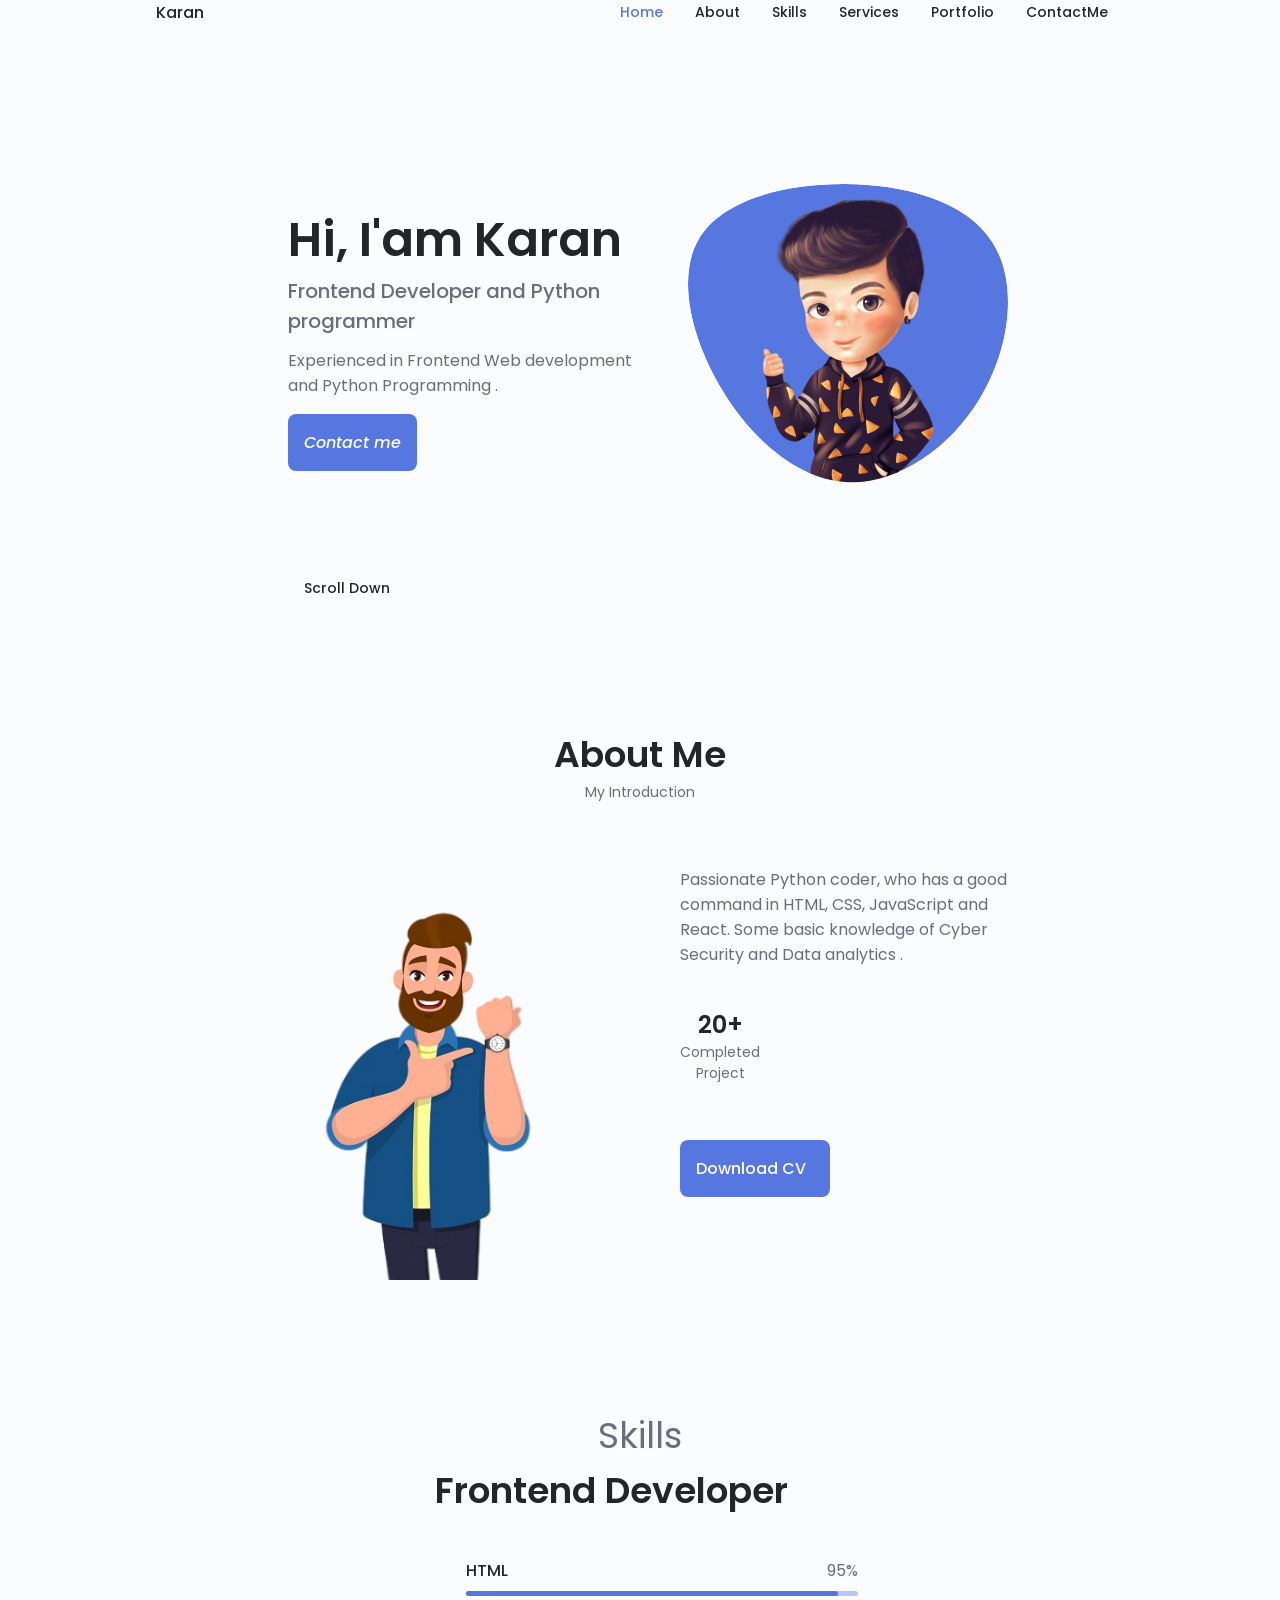
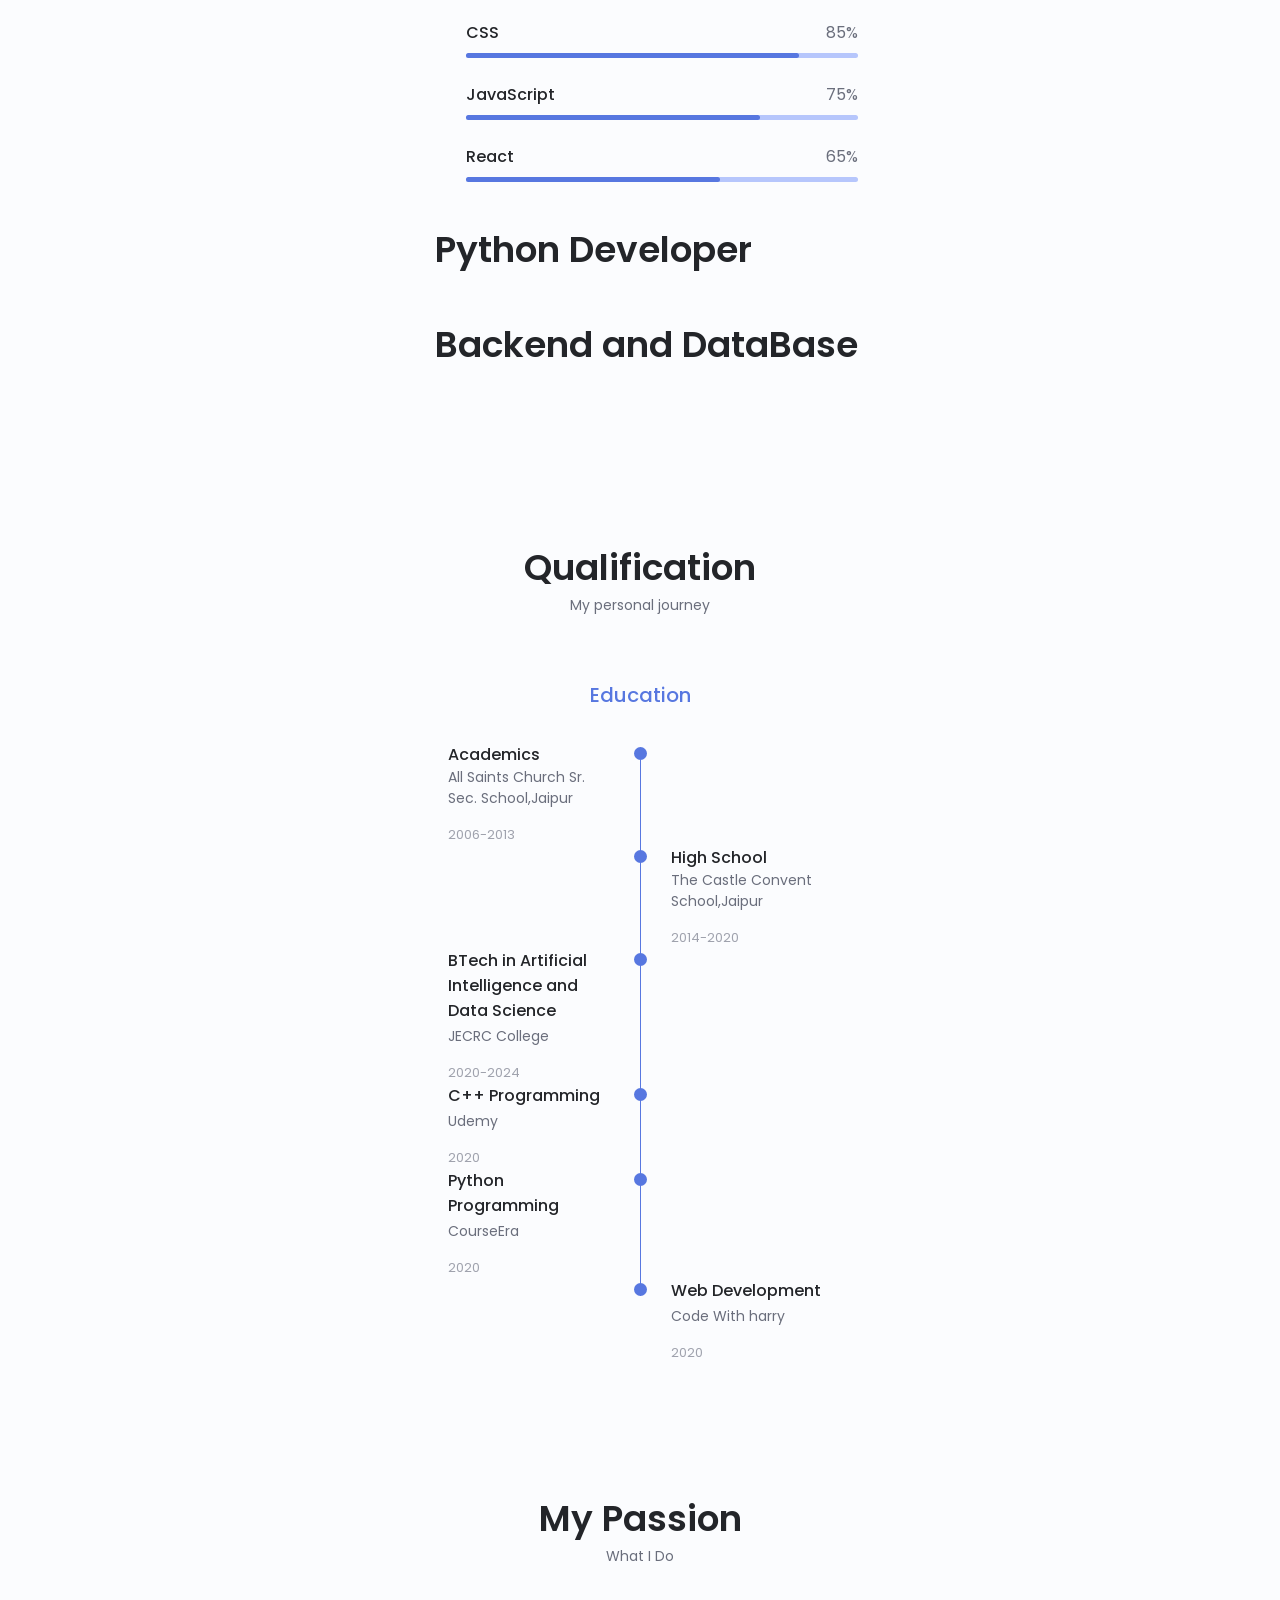
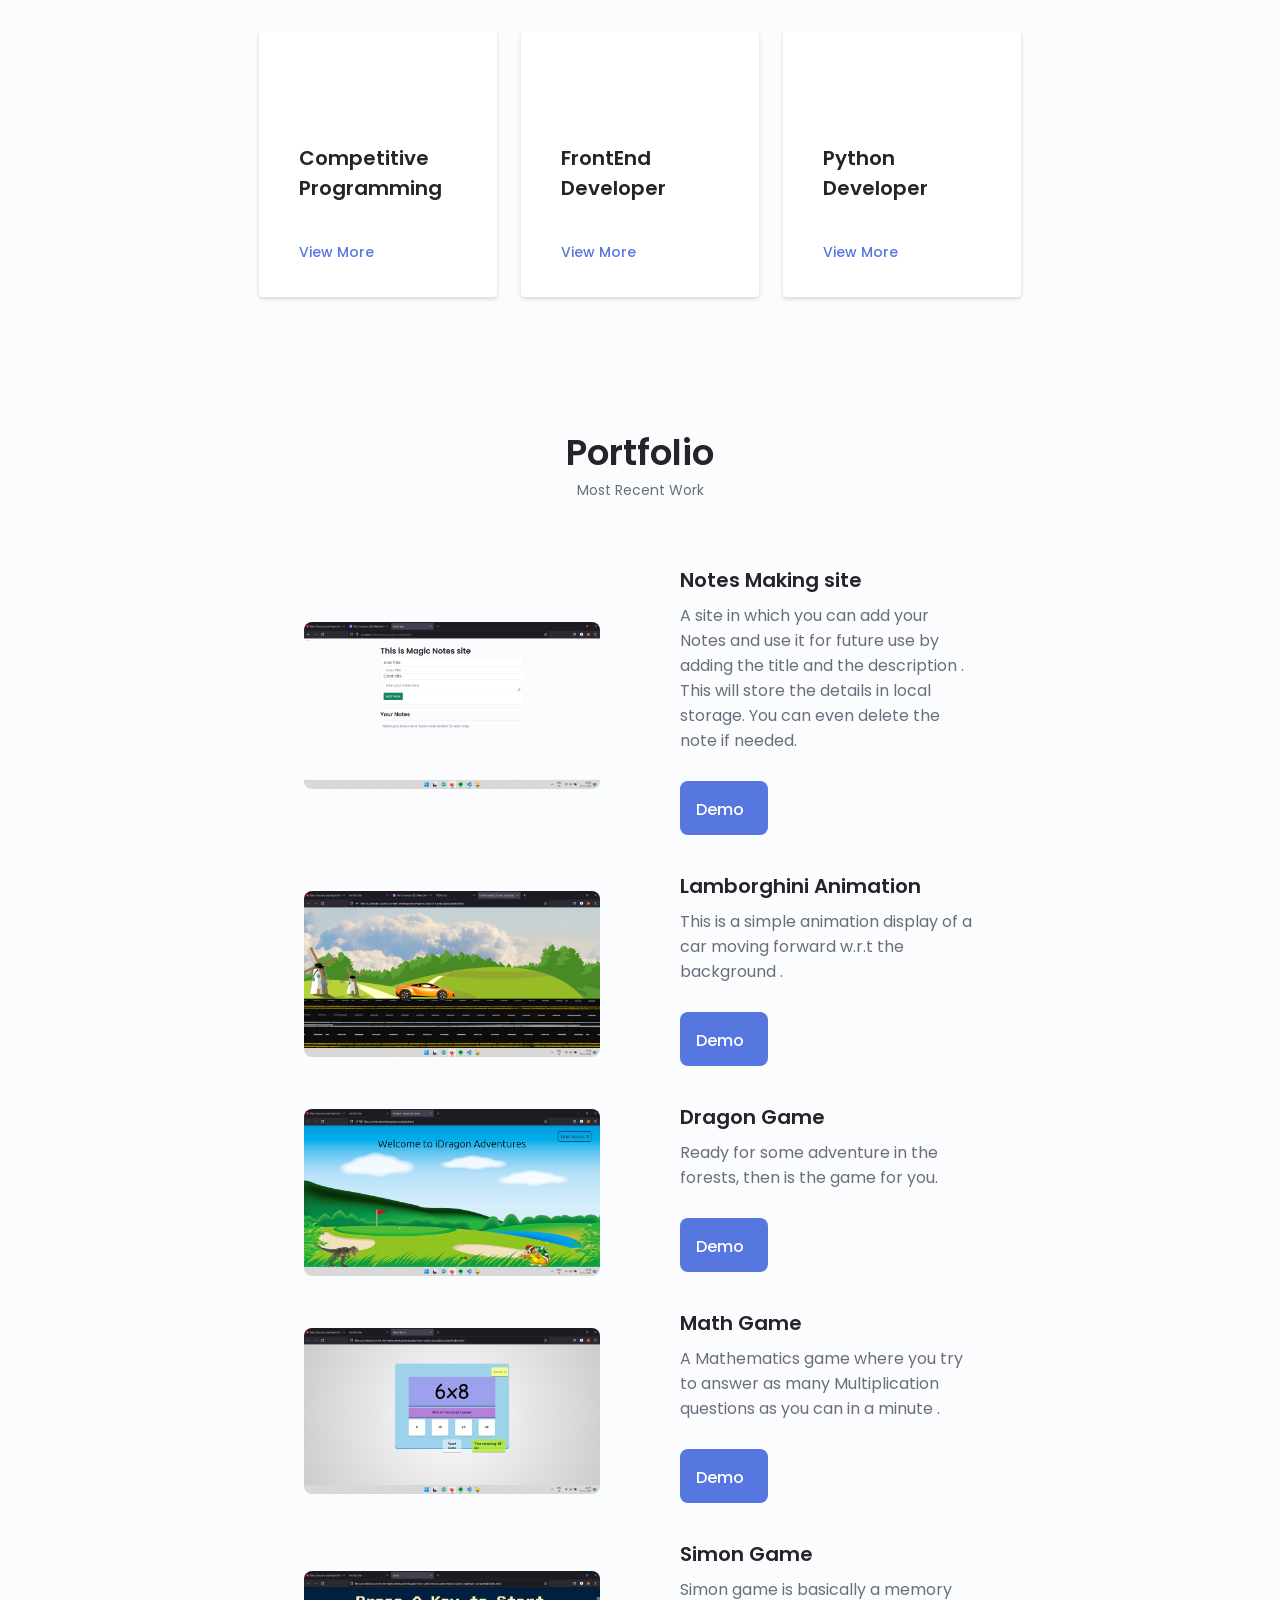
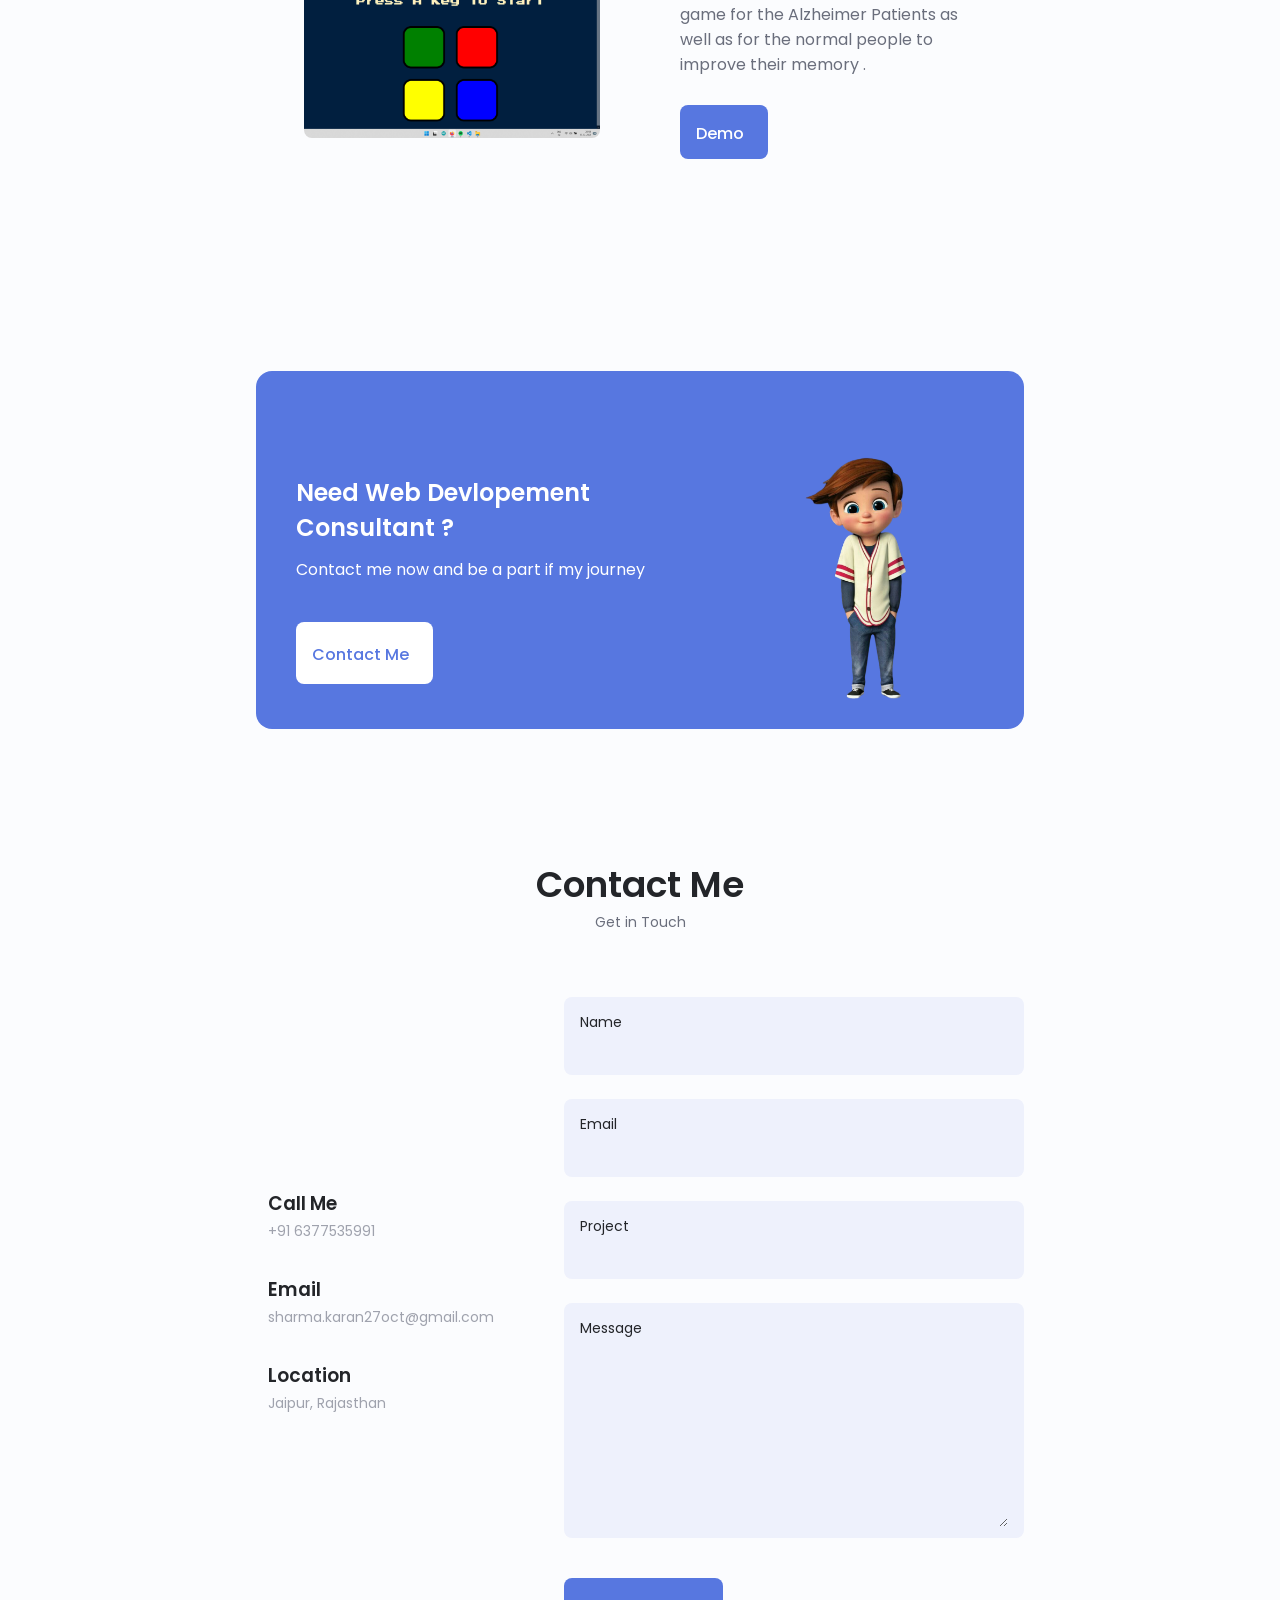
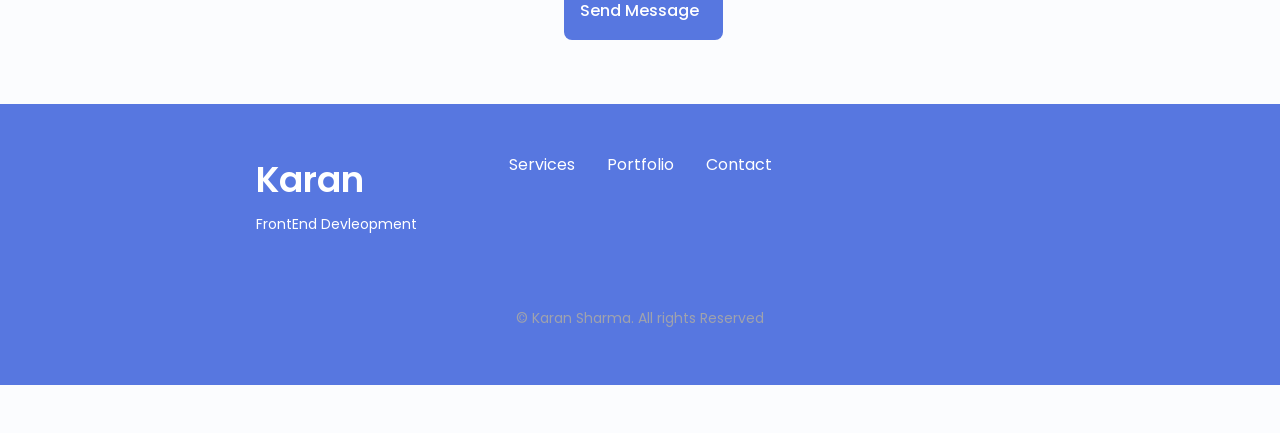
<file: index.html>
<!DOCTYPE html>
<html lang="en">

<head>
    <meta charset="UTF-8" />
    <meta http-equiv="X-UA-Compatible" content="IE=edge" />
    <meta name="viewport" content="width=device-width, initial-scale=1.0" />
    <title>Porfolio Site</title>
    <link rel="stylesheet" href="./css/style.css" />
    <link rel="stylesheet" href="https://unicons.iconscout.com/release/v4.0.0/css/line.css" />
</head>

<body>

    <!-- NAVBAR SECTION  -->
    <header id="header" class="header">
        <nav class="nav container">
            <a href="#" class="nav_logo">Karan</a>
            <div class="nav_menu" id="nav-menu">
                <ul class="nav_list grid">
                    <li class="nav_item">
                        <a href="#home" class="nav_link active-link">
                            <i class="uil uil-estate nav_icon"></i>Home
                        </a>
                    </li>
                    <li class="nav_item">
                        <a href="#about" class="nav_link">
                            <i class="uil uil-users-alt nav_icon"></i>About
                        </a>
                    </li>
                    <li class="nav_item">
                        <a href="#skills" class="nav_link">
                            <i class="uil uil-file nav_icon"></i>Skills
                        </a>
                    </li>
                    <li class="nav_item">
                        <a href="#services" class="nav_link">
                            <i class="uil uil-briefcase-alt nav_icon"></i>Services
                        </a>
                    </li>
                    <li class="nav_item">
                        <a href="#portfolio" class="nav_link">
                            <i class="uil uil-scenery nav_icon"></i>Portfolio
                        </a>
                    </li>
                    <li class="nav_item">
                        <a href="#contact" class="nav_link">
                            <i class="uil uil-message nav_icon"></i>ContactMe
                        </a>
                    </li>
                </ul>
                <i class="uil uil-times nav_close" id="nav-close"></i>
            </div>
            <div class="nav_btns">
                <!-- THEME CHANGING BUTTONS  -->
                <i class="uil uil-moon change-theme" id="theme-button"></i>
                <div class="nav_toggle" id="nav-toggle">
                    <i class="uil uil-apps nav_icon"></i>
                </div>
            </div>
        </nav>
    </header>

    <main class="main">
        <!-- HOME SECTION  -->

        <section class="home section" id="home">
            <div class="home_container container grid">
                <div class="home_content grid">
                    <div class="home_social">
                        <a href="https://www.facebook.com/Karansh99/" target='_blank' class="home_social_icon"><i class="uil uil-facebook-f"></i></a>

                        <a href="https://github.com/Coder-X27/" target='_blank' class="home_social_icon"><i class="uil uil-github-alt"></i></a>

                        <a href="https://www.linkedin.com/in/karan-sharma-23574a1b9/" target='_blank' class="home_social_icon"><i class="uil uil-linkedin-alt"></i></a>
                    </div>
                    <div class="home_img">
                        <svg viewBox="0 0 200 187" class='home_blob' xmlns="http://www.w3.org/2000/svg" xmlns:xlink="http://www.w3.org/1999/xlink">
              <mask id="mask0" mask-type="alpha">
                <path d="M190.312 36.4879C206.582 62.1187 201.309 102.826 182.328 134.186C163.346 165.547 
                            130.807 187.559 100.226 186.353C69.6454 185.297 41.0228 161.023 21.7403 129.362C2.45775 
                            97.8511 -7.48481 59.1033 6.67581 34.5279C20.9871 10.1032 59.7028 -0.149132 97.9666 
                            0.00163737C136.23 0.303176 174.193 10.857 190.312 36.4879Z" />
              </mask>
              <g mask="url(#mask0)">
                <path d="M190.312 36.4879C206.582 62.1187 201.309 102.826 182.328 134.186C163.346 
                            165.547 130.807 187.559 100.226 186.353C69.6454 185.297 41.0228 161.023 21.7403 
                            129.362C2.45775 97.8511 -7.48481 59.1033 6.67581 34.5279C20.9871 10.1032 59.7028 
                            -0.149132 97.9666 0.00163737C136.23 0.303176 174.193 10.857 190.312 36.4879Z" />
                <image class="home_blob-img" x='15' y='2' xlink:href="img/perfil.png" />
              </g>
            </svg>
                    </div>
                    <div class="home_data">
                        <h1 class="home_title">Hi, I'am Karan</h1>
                        <h3 class="home_subtitle">Frontend Developer and Python programmer</h3>
                        <p class="home_description">Experienced in Frontend Web development and Python Programming .</p>
                        <a href="#contact" class="button button--flex">
                            <i class='uil uil-message'>Contact me</i>
                        </a>
                    </div>
                </div>
                <div class="home_scroll">
                    <a href="#about" class="home_scroll-button button--flex">
                        <i class="uil uil-mouse-alt home_scroll-mouse"></i>
                        <span class="home_scroll-name">Scroll Down</span>
                        <i class="uil uil-arrow-down home_scroll-arrow"></i>
                    </a>
                </div>
        </section>

        <!-- ABOUT SECTION  -->

        <section class="about section" id="about">
            <h2 class="section_title">About Me</h2>
            <span class="section_subtitle">My Introduction</span>
            <div class="about_container container grid">
                <img src="./img/aboutt.png" alt="">
                <div class="about_data">
                    <p class="about_description">Passionate Python coder, who has a good command in HTML, CSS, JavaScript and React. Some basic knowledge of Cyber Security and Data analytics . </p>
                    <div class="about_info">
                        <!-- <div class="">
                            <span class="about_info-title">08+</span>
                            <span class="about_info-name">Years <br> Experience</span>
                        </div> -->

                        <div class="">
                            <span class="about_info-title">20+</span>
                            <span class="about_info-name">Completed <br> Project</span>
                        </div>

                        <!-- <div class="">
                            <span class="about_info-title">05+</span>
                            <span class="about_info-name">Companies <br> Worked</span>
                        </div> -->
                    </div>
                    <div class="about_buttons">
                        <a download="" href="./Resume/Karan-resume.pdf" class="button button--flex">
              Download CV<i class="uil uil-download-alt button_icon"></i>
            </a>
                    </div>
                </div>
            </div>
        </section>

        <!-- SKILLS SECTION  -->

        <section class="skills section" id="skills">
            <div class="section_title">Skills</div>
            <!-- <span class="section_subtitle">My Technical Level</span> -->
            <div class="skills_container container grid">
                <div>
                    <!--======== Skill1 ======-->
                    <div class="skills_content skills_open ">
                        <div class="skills_header">
                            <i class="uil uil-brackets-curly skills_icon"></i>
                            <div>
                                <h1 class="skills_title">
                                    Frontend Developer
                                </h1>
                            </div>
                            <i class="uil uil-angle-down skills_arrow"></i>
                        </div>
                        <div class="skills_list grid">
                            <!-- 1ST LIST -->

                            <div class="skills_data">
                                <div class="skills_titles">
                                    <h3 class="skills_name">HTML</h3>
                                    <span class="skills_number">95%</span>
                                </div>
                                <div class="skills_bar">
                                    <span class="skills_percentage skills_html"></span>
                                </div>
                            </div>
                            <!-- 2ND LIST -->

                            <div class="skills_data">
                                <div class="skills_titles">
                                    <h3 class="skills_name">CSS</h3>
                                    <span class="skills_number">85%</span>
                                </div>
                                <div class="skills_bar">
                                    <span class="skills_percentage skills_css"></span>
                                </div>
                            </div>
                            <!-- 3RD LIST -->

                            <div class="skills_data">
                                <div class="skills_titles">
                                    <h3 class="skills_name">JavaScript</h3>
                                    <span class="skills_number">75%</span>
                                </div>
                                <div class="skills_bar">
                                    <span class="skills_percentage skills_javascript"></span>
                                </div>
                            </div>
                            <!-- 4th LIST -->

                            <div class="skills_data">
                                <div class="skills_titles">
                                    <h3 class="skills_name">React</h3>
                                    <span class="skills_number">65%</span>
                                </div>
                                <div class="skills_bar">
                                    <span class="skills_percentage skills_react"></span>
                                </div>
                            </div>


                        </div>
                    </div>
                    <!--======== Skill2 ======-->
                    <div class="skills_content skills_close ">
                        <div class="skills_header">
                            <i class="uil uil-server-network skills_icon"></i>
                            <div>
                                <h1 class="skills_title">
                                    Python Developer
                                </h1>
                            </div>
                            <i class="uil uil-angle-down skills_arrow"></i>
                        </div>
                        <div class="skills_list grid">
                            <!-- 1ST LIST -->

                            <div class="skills_data">
                                <div class="skills_titles">
                                    <h3 class="skills_name">Pygame</h3>
                                    <span class="skills_number">80%</span>
                                </div>
                                <div class="skills_bar">
                                    <span class="skills_percentage skills_pygame"></span>
                                </div>
                            </div>
                            <!-- 2ND LIST -->

                            <div class="skills_data">
                                <div class="skills_titles">
                                    <h3 class="skills_name">Tkinter</h3>
                                    <span class="skills_number">70%</span>
                                </div>
                                <div class="skills_bar">
                                    <span class="skills_percentage skills_tkinter"></span>
                                </div>
                            </div>
                            <!-- 3RD LIST -->

                            <div class="skills_data">
                                <div class="skills_titles">
                                    <h3 class="skills_name">Seaborn</h3>
                                    <span class="skills_number">65%</span>
                                </div>
                                <div class="skills_bar">
                                    <span class="skills_percentage skills_seaborn"></span>
                                </div>
                            </div>



                        </div>
                    </div>
                    <!--======== Skill3 ======-->
                    <div class="skills_content skills_close ">
                        <div class="skills_header">
                            <i class="uil uil-swatchbook skills_icon"></i>
                            <div>
                                <h1 class="skills_title">
                                    Backend and DataBase
                                </h1>
                            </div>
                            <i class="uil uil-angle-down skills_arrow"></i>
                        </div>
                        <div class="skills_list grid">
                            <!-- 1ST LIST -->

                            <div class="skills_data">
                                <div class="skills_titles">
                                    <h3 class="skills_name">NodeJS</h3>
                                    <span class="skills_number">90%</span>
                                </div>
                                <div class="skills_bar">
                                    <span class="skills_percentage skills_nodejs"></span>
                                </div>
                            </div>
                            <!-- 2ND LIST -->

                            <div class="skills_data">
                                <div class="skills_titles">
                                    <h3 class="skills_name">Mongo DB</h3>
                                    <span class="skills_number">85%</span>
                                </div>

                                <div class="skills_bar">
                                    <span class="skills_percentage skills_mongodb"></span>
                                </div>
                            </div>
                            <!-- 3RD LIST -->

                            <div class="skills_data">
                                <div class="skills_titles">
                                    <h3 class="skills_name">JQuery</h3>
                                    <span class="skills_number">75%</span>
                                </div>
                                <div class="skills_bar">
                                    <span class="skills_percentage skills_jquery"></span>
                                </div>
                            </div>

                        </div>
                    </div>
                </div>
            </div>
        </section>

        <!-- QUALIFICATION SECTION  -->

        <section class="q section">
            <h2 class="section_title">Qualification</h2>
            <span class="section_subtitle">My personal journey</span>
            <div class="q_container container">
                <div class="q_tabs">
                    <div class="q_button button-flex q_active" data-target='#education'>
                        <i class="uil uil-graduation-cap q-icon"></i> Education
                    </div>

                </div>
                <div class="q_sections">
                    <!--=================Qualification content 1=============-->
                    <div class="q_content q_active" data-content id="education">
                        <!--=================Qualification  1=============-->
                        <div class="q_data">
                            <div>
                                <h3 class="q_title">Academics</h3>
                                <span class="q_subtitle">All Saints Church Sr. Sec. School,Jaipur</span>
                                <div class="q_calendar">
                                    <i class="uil uil-calendar-alt"></i> 2006-2013
                                </div>
                            </div>
                            <div>
                                <span class="q_rounder"></span>
                                <span class="q_line"></span>
                            </div>
                        </div>

                        <!--=================Qualification  2=============-->
                        <div class="q_data">
                            <div></div>
                            <div>
                                <span class="q_rounder"></span>
                                <span class="q_line"></span>
                            </div>
                            <div>
                                <h3 class="q_title">High School</h3>
                                <span class="q_subtitle">The Castle Convent School,Jaipur</span>
                                <div class="q_calendar">
                                    <i class="uil uil-calendar-alt"></i> 2014-2020
                                </div>
                            </div>
                        </div>

                        <!--=================Qualification  3=============-->
                        <div class="q_data">
                            <div>
                                <h3 class="q_title">BTech in Artificial Intelligence and Data Science</h3>
                                <span class="q_subtitle">JECRC College</span>
                                <div class="q_calendar">
                                    <i class="uil uil-calendar-alt"></i> 2020-2024
                                </div>
                            </div>
                            <div>
                                <span class="q_rounder"></span>
                                <span class="q_line"></span>
                            </div>
                        </div>
                        <!--=================Qualification  4=============-->
                        <div class="q_data">
                            <div>
                                <h3 class="q_title">C++ Programming</h3>
                                <span class="q_subtitle">Udemy</span>
                                <div class="q_calendar">
                                    <i class="uil uil-calendar-alt"></i> 2020
                                </div>
                            </div>
                            <div>
                                <span class="q_rounder"></span>
                                <span class="q_line"></span>
                            </div>
                        </div>
                        <!--=================Qualification  5=============-->
                        <div class="q_data">
                            <div>
                                <h3 class="q_title">Python Programming</h3>
                                <span class="q_subtitle">CourseEra</span>
                                <div class="q_calendar">
                                    <i class="uil uil-calendar-alt"></i> 2020
                                </div>
                            </div>
                            <div>
                                <span class="q_rounder"></span>
                                <span class="q_line"></span>
                            </div>
                        </div>
                        <!--=================Qualification  6=============-->
                        <div class="q_data">
                            <div></div>
                            <div>
                                <span class="q_rounder"></span>
                                <!-- <span class="q_line"></span> -->
                            </div>
                            <div>
                                <h3 class="q_title">Web Development</h3>
                                <span class="q_subtitle">Code With harry</span>
                                <div class="q_calendar">
                                    <i class="uil uil-calendar-alt"></i> 2020
                                </div>
                            </div>
                        </div>
                    </div>

                </div>
            </div>
        </section>

        <!-- SERVICES SECTION/  -->

        <section class="services section" id="services">
            <h2 class="section_title">My Passion</h2>
            <span class="section_subtitle">What I Do</span>
            <div class="services_container container grid">
                <!-- SERVICES 1 -->
                <div class="services_content">
                    <div>
                        <i class="uil uil-desktop services_icon"></i>
                        <h3 class="services_title">Competitive <br> Programming</h3>
                    </div>
                    <span class="button button-flex button-small button-link services_button">
                        View More
                        <i class="uil uil-arrow-right button_icon"></i>
                    </span>
                    <div class="services_modal">
                        <div class="services_modal-content">
                            <h4 class="services_modal-title">Competitive <br> Programming</h4>
                            <i class="uil uil-times services_modal-close"></i>
                            <ul class="services_modal-services grid">
                                <li class="services-modal-service">
                                    <i class="uil uil-check-circle services_modal-icon"></i>
                                    <p>I am in favour of being a Competitive programmer </p>
                                </li>
                                <li class="services-modal-service">
                                    <i class="uil uil-check-circle services_modal-icon"></i>
                                    <p>I like to solve Hacker Rank Problems</p>
                                </li>
                                <li class="services-modal-service">
                                    <i class="uil uil-check-circle services_modal-icon"></i>
                                    <p>I Enjoy solving problems on Codechef</p>
                                </li>

                            </ul>
                        </div>
                    </div>
                </div>
                <!-- SERVICES 2 -->
                <div class="services_content">
                    <div>
                        <i class="uil uil-arrow services_icon"></i>
                        <h3 class="services_title">FrontEnd <br> Developer</h3>
                    </div>
                    <span class="button button-flex button-small button-link services_button">
                        View More
                        <i class="uil uil-arrow-right button_icon"></i>
                    </span>
                    <div class="services_modal">
                        <div class="services_modal-content">
                            <h4 class="services_modal-title">FrontEnd <br> Developer</h4>
                            <i class="uil uil-times services_modal-close"></i>
                            <ul class="services_modal-services grid">
                                <li class="services-modal-service">
                                    <i class="uil uil-check-circle services_modal-icon"></i>
                                    <p>I Design Web pages.</p>
                                </li>
                                <li class="services-modal-service">
                                    <i class="uil uil-check-circle services_modal-icon"></i>
                                    <p>I prioritize user interface while working on a website.</p>
                                </li>
                                <li class="services-modal-service">
                                    <i class="uil uil-check-circle services_modal-icon"></i>
                                    <p>I Majorly Focuses on the Styling and Functionalty of the Site .</p>
                                </li>
                            </ul>
                        </div>
                    </div>
                </div>
                <!-- SERVICES 3 -->
                <div class="services_content">
                    <div>
                        <i class="uil uil-game-structure services_icon"></i>
                        <h3 class="services_title">Python <br> Developer</h3>
                    </div>
                    <span class="button button-flex button-small button-link services_button">
                        View More
                        <i class="uil uil-arrow-right button_icon"></i>
                    </span>
                    <div class="services_modal">
                        <div class="services_modal-content">
                            <h4 class="services_modal-title">Python <br> Developer</h4>
                            <i class="uil uil-times services_modal-close"></i>
                            <ul class="services_modal-services grid">
                                <li class="services-modal-service">
                                    <i class="uil uil-check-circle services_modal-icon"></i>
                                    <p>Python is my second love next to web development .</p>
                                </li>
                                <li class="services-modal-service">
                                    <i class="uil uil-check-circle services_modal-icon"></i>
                                    <p>I created 2-3 games using Pygame module .</p>
                                </li>
                                <li class="services-modal-service">
                                    <i class="uil uil-check-circle services_modal-icon"></i>
                                    <p>Python provides many other interesting modules which furthermore widens the spectrum of it's use</p>
                                </li>
                            </ul>
                        </div>
                    </div>
                </div>
            </div>
        </section>

        <!-- PORTFOLIO SECTION  -->

        <section class="posrtfolio section" id="portfolio">
            <h2 class="section_title">Portfolio</h2>
            <span class="section_subtitle">Most Recent Work</span>
            <div class="portfolio_container container ">
                <div>
                    <!-- PORTFOLIO 1 -->
                    <div class="portfolio_content grid ">
                        <img src="./img/portfolio1.png" alt="" class="portfolio_img">
                        <div class="portfolio_data">
                            <h3 class="portfolio_title">Notes Making site</h3>
                            <p class="portfolio_description">
                                A site in which you can add your Notes and use it for future use by adding the title and the description . This will store the details in local storage. You can even delete the note if needed.
                            </p>
                            <a href="./Projects/Project1/project1.html" class="button button-flex button-small portfolio_button">
                                Demo
                                <i class="uil uil-arrow-right button_icon"></i>
                            </a>
                        </div>
                    </div>
                    <!-- PORTFOLIO 2 -->
                    <div class="portfolio_content grid ">
                        <img src="./img/portfolio2.png" alt="" class="portfolio_img">
                        <div class="portfolio_data">
                            <h3 class="portfolio_title">Lamborghini Animation</h3>
                            <p class="portfolio_description">
                                This is a simple animation display of a car moving forward w.r.t the background .
                            </p>
                            <a href="./Projects/project2/project2.html" class="button button-flex button-small portfolio_button">
                                Demo
                                <i class="uil uil-arrow-right button_icon"></i>
                            </a>
                        </div>
                    </div>
                    <!-- PORTFOLIO 3 -->
                    <div class="portfolio_content grid">
                        <img src="./img/portfolio3.png" alt="" class="portfolio_img">
                        <div class="portfolio_data">
                            <h3 class="portfolio_title">Dragon Game</h3>
                            <p class="portfolio_description">
                                Ready for some adventure in the forests, then is the game for you.
                            </p>
                            <a href="./Projects/project3/index.html" class="button button-flex button-small portfolio_button">
                                Demo
                                <i class="uil uil-arrow-right button_icon"></i>
                            </a>
                        </div>
                    </div>
                    <!-- PORTFOLIO 4 -->
                    <div class="portfolio_content grid">
                        <img src="./img/portfolio4.png" alt="" class="portfolio_img">
                        <div class="portfolio_data">
                            <h3 class="portfolio_title">Math Game</h3>
                            <p class="portfolio_description">
                                A Mathematics game where you try to answer as many Multiplication questions as you can in a minute .
                            </p>
                            <a href="./Projects/project4/index.html" class="button button-flex button-small portfolio_button">
                                Demo
                                <i class="uil uil-arrow-right button_icon"></i>
                            </a>
                        </div>
                    </div>
                    <!-- PORTFOLIO 5 -->
                    <div class="portfolio_content grid">
                        <img src="./img/portfolio5.png" alt="" class="portfolio_img">
                        <div class="portfolio_data">
                            <h3 class="portfolio_title">Simon Game</h3>
                            <p class="portfolio_description">
                                Simon game is basically a memory game for the Alzheimer Patients as well as for the normal people to improve their memory .
                            </p>
                            <a href="./Projects/project5/index.html" class="button button-flex button-small portfolio_button">
                                Demo
                                <i class="uil uil-arrow-right button_icon"></i>
                            </a>
                        </div>
                    </div>
                </div>
            </div>
        </section>

        <!-- PROJECT IN MIND  -->
        <section class="project section">
            <div class="project_bg">
                <div class="project_container container grid">
                    <div class="project_data">
                        <h2 class="project_title">Need Web Devlopement Consultant ?</h2>
                        <p class="project_description">Contact me now and be a part if my journey</p>
                        <a href="#contact" class="button button-flex button-white">
                            Contact Me
                            <i class="uil uil-message project_icon button_icon"></i>
                        </a>
                    </div>
                    <img src="./img/project.png" alt="" class="project_img">
                </div>
            </div>
        </section>

        <!-- CONTACT ME  -->
        <section class="contact section" id="contact">
            <h2 class="section_title">Contact Me</h2>
            <span class="section_subtitle">Get in Touch</span>
            <div class="contact_container container grid">
                <div class="contact_details">
                    <div class="contact_information">
                        <i class="uil uil-phone contact_icon"></i>
                        <div>
                            <h3 class="contact_title">Call Me</h3>
                            <span class="contact_subtitle">+91 6377535991</span>
                        </div>
                    </div>

                    <div class="contact_information">
                        <i class="uil uil-envelope contact_icon"></i>
                        <div>
                            <h3 class="contact_title">Email</h3>
                            <span class="contact_subtitle">sharma.karan27oct@gmail.com</span>
                        </div>
                    </div>

                    <div class="contact_information">
                        <i class="uil uil-map-marker contact_icon"></i>
                        <div>
                            <h3 class="contact_title">Location</h3>
                            <span class="contact_subtitle">Jaipur, Rajasthan</span>
                        </div>
                    </div>
                </div>
                <form action="" class="contact_form grid">
                    <div class="contact_inputs grid">
                        <div class="contact_content">
                            <label for="" class="contact_label">Name</label>
                            <input type="text" class="contact_input">
                        </div>
                        <div class="contact_content">
                            <label for="" class="contact_label">Email</label>
                            <input type="email" class="contact_input">
                        </div>
                    </div>
                    <div class="contact_content">
                        <label for="" class="contact_label">Project</label>
                        <input type="email" class="contact_input">
                    </div>
                    <div class="contact_content">
                        <label for="" class="contact_label">Message</label>
                        <textarea name="" id="" cols="0" rows="7" class="contact_input"></textarea>
                    </div>
                    <div>
                        <a href="#" class="button button-flex">
                            Send Message
                            <i class="uil uil-message button_icon"></i>
                        </a>
                    </div>
                </form>
            </div>
        </section>
    </main>

    <!-- FOOTER  -->
    <footer class="footer">
        <div class="footer_bg">
            <div class="footer_container container grid">
                <div>
                    <h1 class="footer_title">Karan</h1>
                    <span class="footer_subtitle">FrontEnd Devleopment</span>
                </div>
                <ul class="footer_link">
                    <li>
                        <a href="#services" class="footer_link">Services</a>
                    </li>
                    <li>
                        <a href="#portfolio" class="footer_link">Portfolio</a>
                    </li>
                    <li>
                        <a href="#contact" class="footer_link">Contact</a>
                    </li>
                </ul>
                <div class="footer_socials">
                    <a href="https://www.facebook.com/Karansh99/" class="footer_social" target="_blank">
                        <i class="uil uil-facebook-f"></i>
                    </a>
                    <a href="https://www.instagram.com/its_karanshx/" class="footer_social" target="_blank">
                        <i class="uil uil-instagram"></i>
                    </a>
                    <a href="https://github.com/Coder-X27" class="footer_social" target="_blank">
                        <i class="uil uil-github-alt"></i>
                    </a>
                </div>
            </div>
            <p class="footer_copy">&copy; Karan Sharma. All rights Reserved</p>
        </div>
    </footer>

    <!-- SCROLL UP SECTION  -->
    <a href="#" class="scrollup" id="scroll-up">
        <i class="uil uil-arrow-up scrollup_icon"></i>
    </a>

    <script src="./js/script.js"></script>
</body>

</html>
</file>
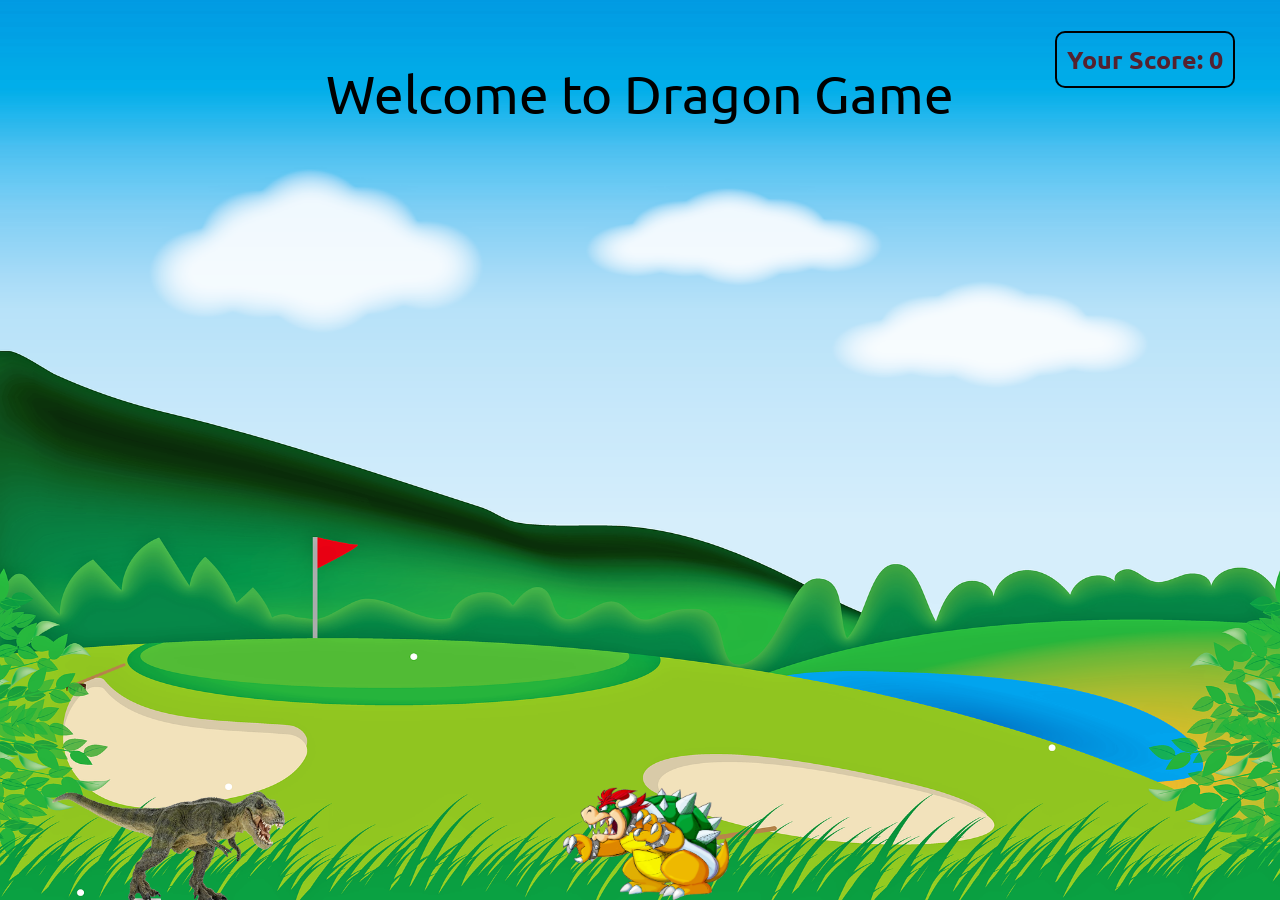
<file: Projects/project3/index.html>
<!DOCTYPE html>
<html lang="en">

<head>
    <meta charset="UTF-8">
    <meta name="viewport" content="width=device-width, initial-scale=1.0">
    <title>iDragon - JavaScript Game</title>
    <link href="https://fonts.googleapis.com/css2?family=Ubuntu:wght@300&display=swap" rel="stylesheet">
    <link rel="stylesheet" href="style.css">
    <script src="script.js"></script>
</head>

<body>
    <div class="gameContainer">
        <div class="gameOver">Welcome to Dragon Game</div>
        <div class="dino"></div>
        <div id="scoreCont">Your Score: 0</div>
        <div class="obstacle obstacleAni"></div>
    </div>
</body>

</html>
</file>
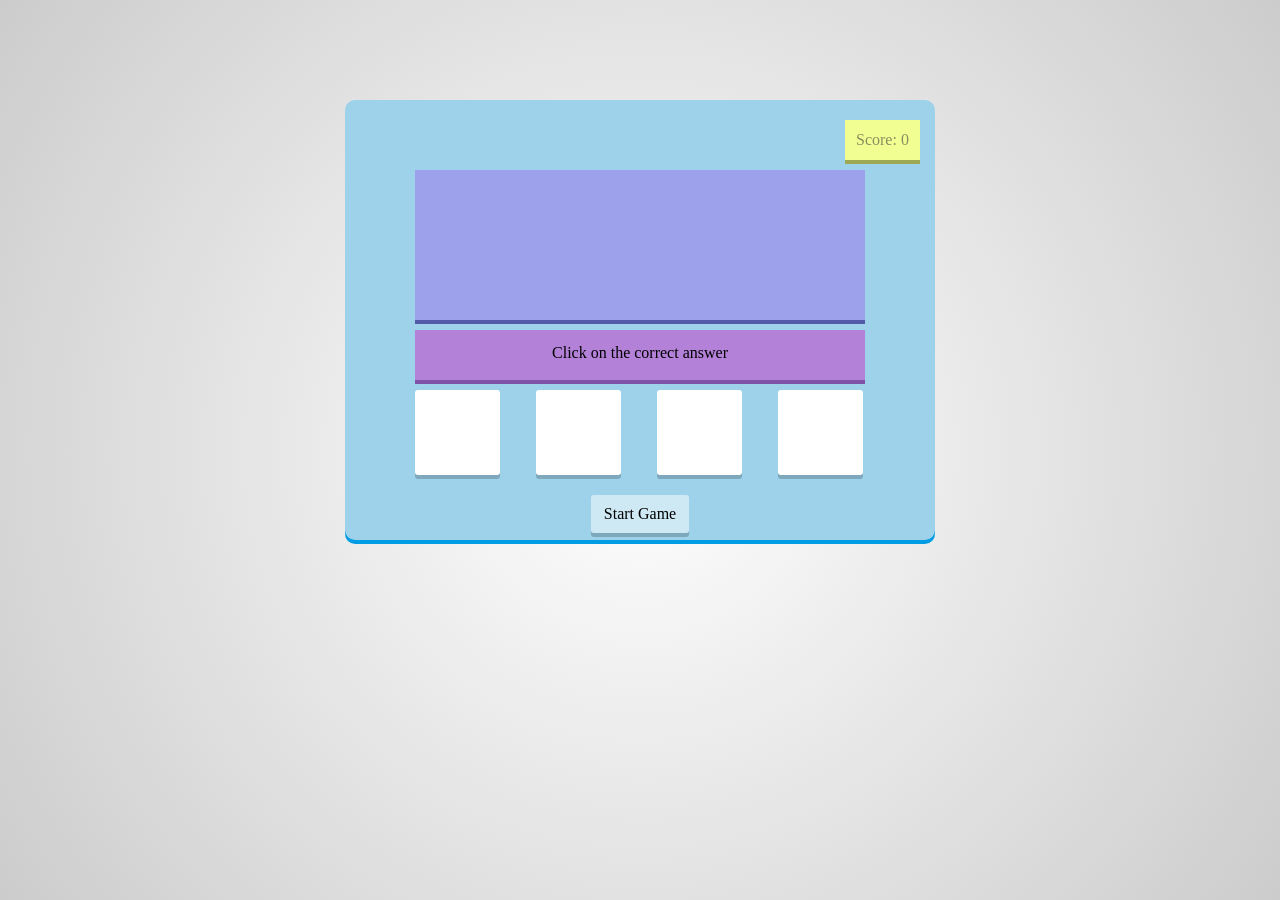
<file: Projects/project4/index.html>
<!--index.html-->
<!DOCTYPE html>
<html lang="en">

<head>
    <title>Maths Game</title>
    <meta charset="utf-8">
    <meta name="viewport" content="width=device-width, initial-scale=1, user-scalable=yes">
    <link rel="stylesheet" href="styling.css">
</head>

<body>
    <div id="container">
        <div id="score">
            Score: <span id="scorevalue">0</span>
        </div>
        <div id="correct">
            Correct
        </div>
        <div id="wrong">
            Try again
        </div>
        <div id="question">

        </div>
        <div id="instruction">
            Click on the correct answer
        </div>
        <div id="choices">
            <div id="box1" class="box"></div>
            <div id="box2" class="box"></div>
            <div id="box3" class="box"></div>
            <div id="box4" class="box"></div>
        </div>
        <div id="startreset">
            Start Game
        </div>
        <div id="timeremaining">
            Time remaining: <span id="timeremainingvalue">60</span> sec
        </div>
        <div id="gameOver">

        </div>
    </div>
    <script src="javascript.js"></script>
</body>

</html>
</file>
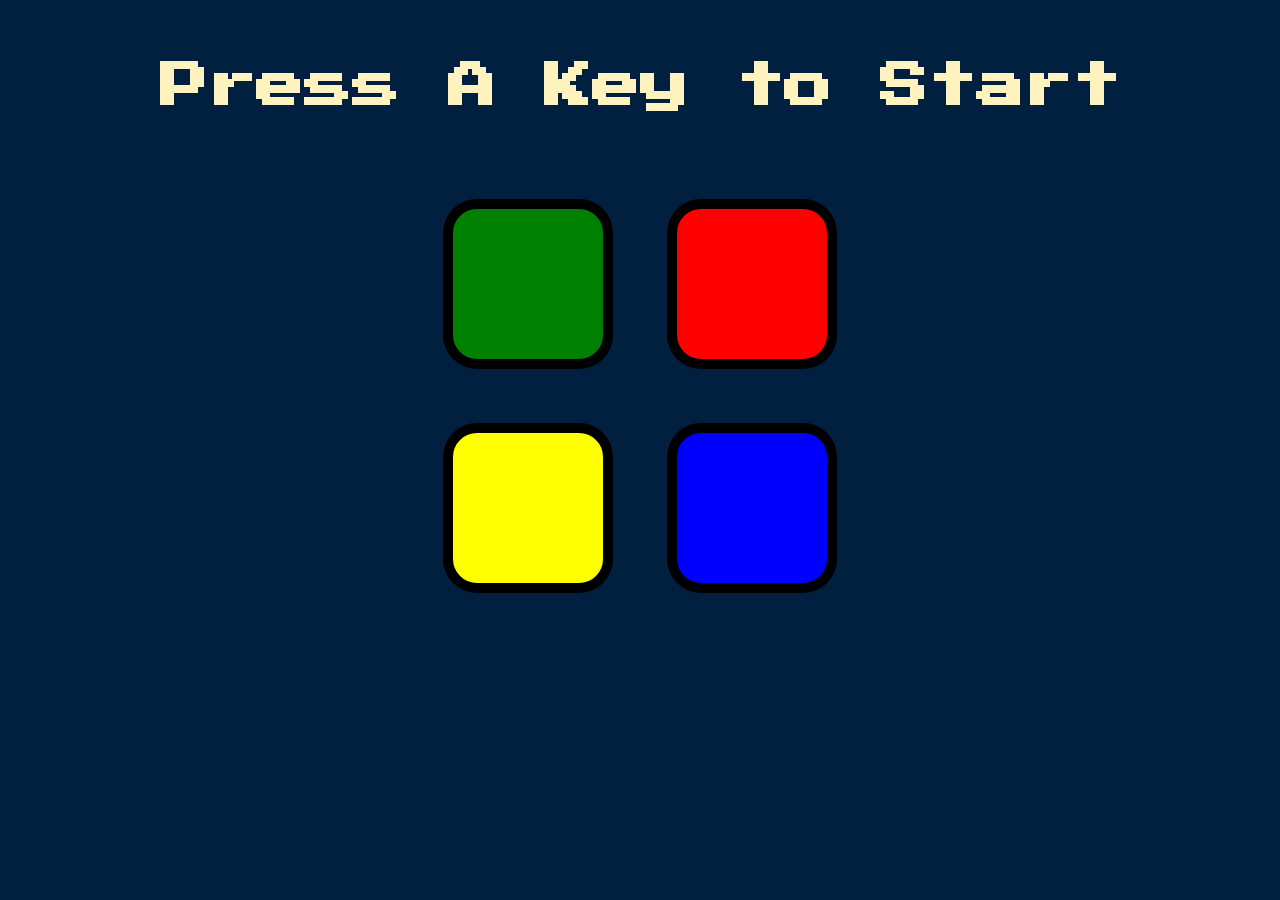
<file: Projects/project5/index.html>
<!DOCTYPE html>
<html lang="en" dir="ltr">

<head>
  <meta charset="utf-8">
  <title>Simon</title>
  <link rel="stylesheet" href="styles.css">
  <link href="https://fonts.googleapis.com/css?family=Press+Start+2P" rel="stylesheet">
</head>

<body>
  <h1 id="level-title">Press A Key to Start</h1>
  <div class="container">
    <div lass="row">

      <div type="button" id="green" class="btn green">

      </div>

      <div type="button" id="red" class="btn red">

      </div>
    </div>

    <div class="row">

      <div type="button" id="yellow" class="btn yellow">

      </div>
      <div type="button" id="blue" class="btn blue">

      </div>

    </div>

  </div>

  <script src="https://ajax.googleapis.com/ajax/libs/jquery/3.3.1/jquery.min.js"></script>
  <script src="game.js" charset="utf-8"></script>

</body>

</html>
</file>
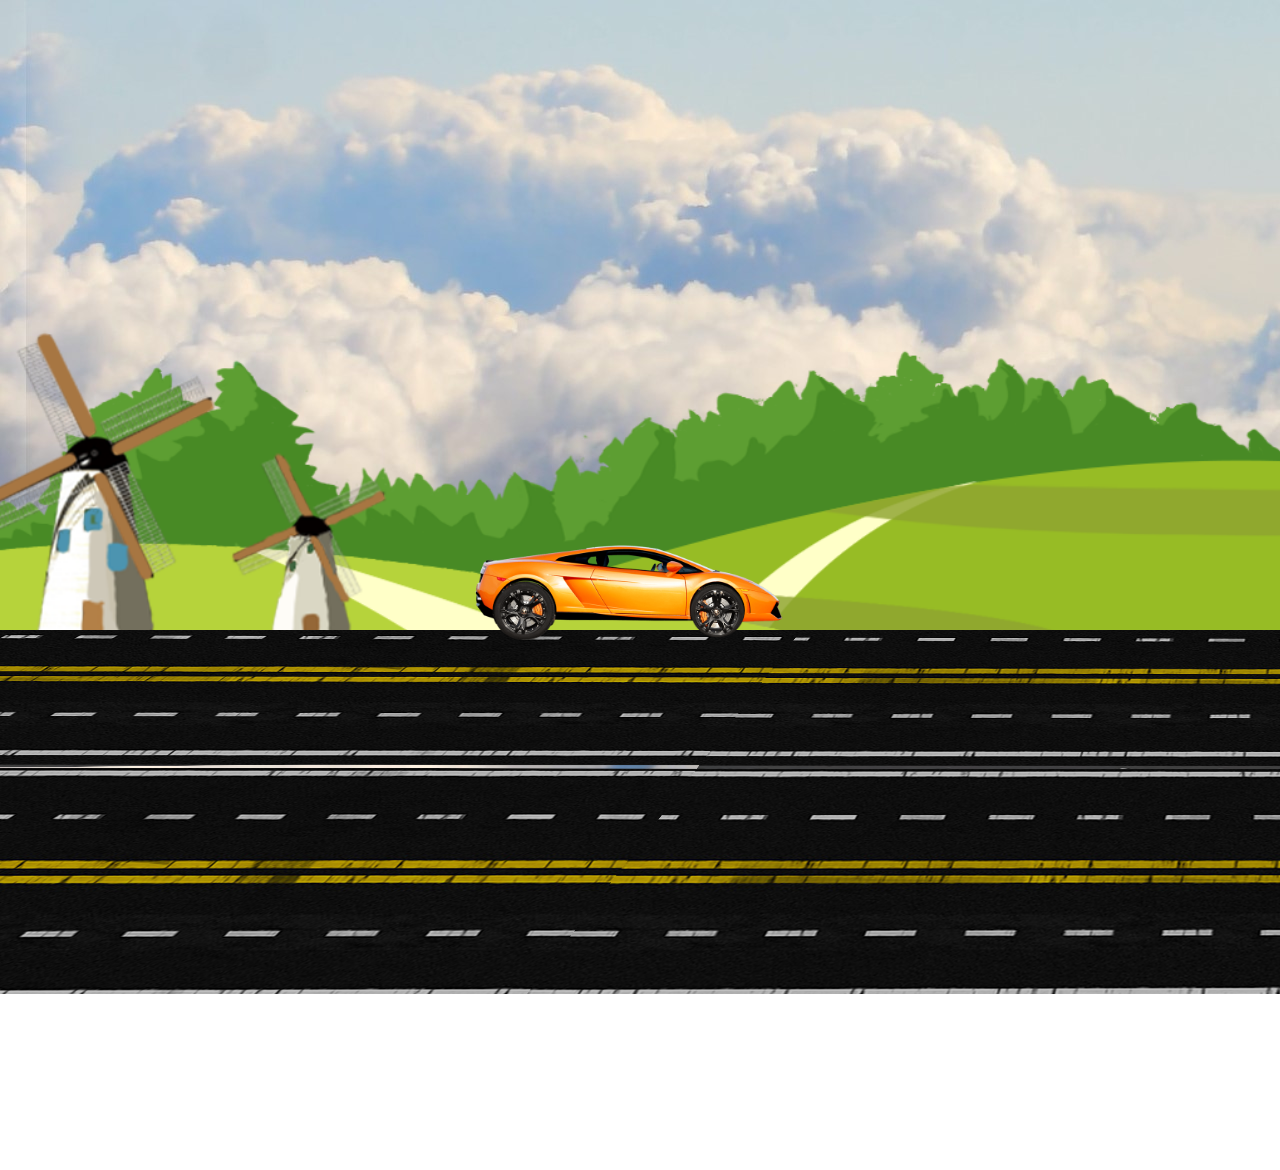
<file: Projects/project2/project2.html>
<!DOCTYPE html>
<html lang="en">

<head>
    <meta charset="UTF-8">
    <meta name="viewport" content="width=device-width, initial-scale=1.0">
    <title>Car Animation CSS and JavaScript</title>
    <link rel="stylesheet" href="style.css">
    <script src="script.js"></script>
</head>

<body>
    <div class="container">
        <div class="sky">
            <div class="trees"></div>
            <div class="track"></div>
            <div class="car">
                <div class="wheel wheel1">
                    <img src="car_wheel_left.png" alt="">
                </div>
                <div class="wheel wheel2">
                    <img src="car_wheel_right.png" alt="">
                </div>
            </div>
        </div>
    </div>
</body>

</html>
</file>
<file: css/style.css>
@import url("https://fonts.googleapis.com/css2?family=Poppins:wght@100;200;300;400;500;600;700;800;900&display=swap");
:root {
    --header-height: 3rem;
    --hue-color: 226;
    --first-color: hsl(var(--hue-color), 69%, 61%);
    --first-color-second: hsl(var(--hue-color), 69%, 61%);
    --first-color-alt: hsl(var(--hue-color), 57%, 53%);
    --first-color-lighter: hsl(var(--hue-color), 92%, 85%);
    --title-color: hsl(var(--hue-color), 8%, 15%);
    --text-color: hsl(var(--hue-color), 8%, 45%);
    --text-color-light: hsl(var(--hue-color), 8%, 65%);
    --input-color: hsl(var(--hue-color), 70%, 96%);
    --body-color: hsl(var(--hue-color), 60%, 99%);
    --container-color: #fff;
    --scroll-bar-color: hsl(var(--hue-color), 12%, 90%);
    --scroll-thumb-color: hsl(var(--hue-color), 12%, 80%);
    --body-font: "Poppins", sans-serif;
    --big-font-size: 2rem;
    --h1-font-size: 1.5rem;
    --h2-font-size: 1.25rem;
    --h3-font-size: 1.125rem;
    --normal-font-size: 0.938rem;
    --small-font-size: 0.813rem;
    --smaller-font-size: 0.75rem;
    --font-medium: 500;
    --font-semi-bold: 600;
    --mb-0-25: 0.25rem;
    --mb-0-5: 0.5rem;
    --mb-0-75: 0.75rem;
    --mb-1: 1rem;
    --mb-1-5: 1.5rem;
    --mb-2: 2rem;
    --mb-2-5: 2.5rem;
    --mb-3: 3rem;
    --z-tooltip: 10;
    --z-fixed: 100;
    --z-modal: 1000;
}

@media screen and (min-width: 968px) {
     :root {
        --big-font-size: 3rem;
        --h1-font-size: 2.25rem;
        --h2-font-size: 1.5rem;
        --h3-font-size: 1.25rem;
        --normal-font-size: 1rem;
        --small-font-size: 0.875rem;
        --smaller-font-size: 0.813rem;
    }
}


/* variables of dark theme  */

body.dark-theme {
    --first-color-second: hsl(var(--hue-color), 30%, 8%);
    --title-color: hsl(var(--hue-color), 8%, 95%);
    --text-color: hsl(var(--hue-color), 8%, 75%);
    --input-color: hsl(var(--hue-color), 29%, 16%);
    --body-color: hsl(var(--hue-color), 28%, 12%);
    --container-color: hsl(var(--hue-color), 29%, 16%);
    --scroll-bar-color: hsl(var(--hue-color), 12%, 48%);
    --scroll-thumb-color: hsl(var(--hue-color), 12%, 36%);
}


/* BUTTON DARK /LIGHT  */

.nav_btns {
    display: flex;
    align-items: center;
}

.change-theme {
    font-size: 1.25rem;
    color: var(--title-color);
    margin-right: var(--mb-1);
    cursor: pointer;
}

.change-theme:hover {
    color: var(--first-color);
}


/* UTILITY SECTION  */

* {
    padding: 0;
    margin: 0;
    box-sizing: border-box;
}

html {
    scroll-behavior: smooth;
}

body {
    margin: 0 0 var(--header-height) 0;
    font-family: var(--body-font);
    font-size: var(--normal-font-size);
    background-color: var(--body-color);
    color: var(--text-color);
}

h1,
h2,
h3,
h4 {
    color: var(--title-color);
    font-weight: var(--font-semi-bold);
}

ul {
    list-style: none;
}

a {
    text-decoration: none;
}

img {
    max-width: 100%;
    height: auto;
}

.section {
    padding: 2rem 0 4rem;
}

.section_title {
    font-size: var(--h1-font-size);
}

.section_subtitle {
    display: block;
    font-size: var(--small-font-size);
    margin-bottom: var(--mb-3);
}

.section_title,
.section_subtitle {
    text-align: center;
}

.container {
    max-width: 768px;
    margin-left: var(--mb-1-5);
    margin-right: var(--mb-1-5);
}

.grid {
    display: grid;
    gap: 1.5rem;
}

.header {
    width: 100%;
    position: fixed;
    bottom: 0;
    left: 0;
    z-index: var(--z-fixed);
    background-color: var(--body-color);
}


/* NAVBAR SECTION  */

.nav {
    max-width: 968px;
    height: var(--header-height);
    display: flex;
    justify-content: space-between;
    align-items: center;
}

.nav_logo,
.nav_toggle {
    color: var(--title-color);
    font-weight: var(--font-medium);
}

.nav_logo:hover {
    color: var(--first-color);
}

.nav_toggle {
    font-size: 1.1rem;
    cursor: pointer;
}

.nav_toggle:hover {
    color: var(--first-color);
    /* color: purple; */
}

@media screen and (max-width: 767px) {
    .nav_menu {
        position: fixed;
        bottom: -100%;
        left: 0;
        width: 100%;
        background-color: var(--body-color);
        padding: 2rem 1.5rem 0 0;
        border-radius: 1.5rem 1.5rem 0 0;
        transition: 0.3s;
    }
}

.nav_list {
    grid-template-columns: repeat(3, 1fr);
    gap: 2rem;
}

.nav_link {
    display: flex;
    flex-direction: column;
    align-items: center;
    font-size: var(--small-font-size);
    color: var(--title-color);
    font-weight: var(--font-medium);
}

.nav_link:hover {
    color: var(--first-color);
    /* color: purple; */
}

.nav_icon {
    font-size: 1.2rem;
}

.nav_close {
    position: absolute;
    right: 1.3rem;
    bottom: 0.5rem;
    font-size: 1.5rem;
    cursor: pointer;
    color: var(--first-color);
}

.nav_close:hover {
    color: var(--first-color-alt);
}

.show-menu {
    bottom: 0;
}


/* ACTIVE SECTION  */

.active-link {
    color: var(--first-color);
}


/* change background header  */

.scroll-header {
    box-shadow: 0 -1px 4px rgb(0, 0, 0, .15);
}


/* HOME SECTION */

.home_container {
    gap: 1rem;
}

.home_content {
    grid-template-columns: .5fr 3fr;
    padding-top: 3.5rem;
    align-items: center;
}

.home_social {
    display: grid;
    grid-template-columns: max-content;
    row-gap: 1rem;
}

.home_social_icon {
    font-size: 1.25rem;
    color: var(--first-color);
}

.home_social_icon:hover {
    color: var(--first-color-alt);
}

.home_blob {
    width: 200px;
    fill: var(--first-color);
}

.home_blob-img {
    width: 170px;
}

.home_data {
    grid-column: 1/3;
}

.home_title {
    font-size: var(--big-font-size);
}

.home_subtitle {
    font-size: var(--h3-font-size);
    color: var(--text-color);
    font-weight: var(--font-medium);
    margin-bottom: var(--mb-0-75);
}

.homedescription {
    margin-bottom: var(--mb-2);
}

.home_scroll {
    display: none;
}

.home_scroll-button {
    color: var(--first-color);
    transition: .3s;
}

.home_scroll-button:hover {
    transform: translateY(.25rem);
}

.home_sccroll-mouse {
    font-size: 2rem;
}

.home_scroll-name {
    font-size: var(--small-font-size);
    color: var(--title-color);
    font-weight: var(--font-medium);
    margin-right: var(--mb-0-25);
}

.home_scroll-arrow {
    font-size: 1.25rem;
}


/* BUTTONS SECTION */

.button {
    display: inline-block;
    background-color: var(--first-color);
    color: #fff;
    padding: 1rem;
    border-radius: .5rem;
    margin-top: var(--mb-1);
    font-weight: var(--font-medium);
}

.button:hover {
    background-color: var(--first-color-alt);
}

.button_icon {
    font-size: 1.25rem;
    margin-left: var(--mb-0-5);
    transition: .3s;
}

.button-white {
    background-color: #fff;
    color: var(--first-color);
}

.button-white:hover {
    background-color: #fff;
}

.button--flex {
    display: inline-flex;
    align-items: center;
}

.button-small {
    padding: .75rem 1rem;
}

.button-link {
    padding: 0;
    background-color: transparent;
    color: var(--first-color);
}

.button-link:hover {
    background-color: transparent;
    color: var(--first-color-alt);
}


/* ABOUT SECTION  */

.about_img {
    width: 200px;
    border-radius: .5rem;
    justify-self: center;
    align-self: center;
}

.about_description {
    text-align: center;
    margin-bottom: var(--mb-2-5);
}

.about_info {
    display: flex;
    justify-content: space-evenly;
    margin-bottom: var(--mb-2-5);
}

.about_info-title {
    font-size: var(--h2-font-size);
    font-weight: var(--font-semi-bold);
    color: var(--title-color);
}

.about_info-name {
    font-size: var(--small-font-size);
}

.about_info-title,
.about_info-name {
    display: block;
    text-align: center;
}

.about_buttons {
    display: flex;
    justify-content: center;
}


/* skills section  */

.skills_container {
    row-gap: 0;
}

.skills_header {
    display: flex;
    align-items: center;
    margin-bottom: var(--mb-2-5);
    cursor: pointer;
}

.skills_icon,
.skills_arrow {
    font-size: 2rem;
    color: var(--first-color);
}

.skills_icon {
    margin-right: var(--mb-0-75);
}

j.skills_title {
    font-size: var(--h3-font-size);
}

.skills_subtitle {
    font-size: var(--small-font-size);
    color: var(--text-color-light);
}

.skills_arrow {
    margin-left: auto;
    transition: .4s;
}

.skills_list {
    row-gap: 1.5rem;
    padding-left: 2.7rem;
}

.skills_titles {
    display: flex;
    justify-content: space-between;
    margin-bottom: var(--mb-0-5);
}

.skills_name {
    font-size: var(--normal-font-size);
    font-weight: var(--font-medium);
}

.skills_bar,
.skills_percentage {
    height: 5px;
    border-radius: .25rem;
}

.skills_bar {
    background-color: var(--first-color-lighter);
}

.skills_percentage {
    display: block;
    background-color: var(--first-color);
}

.skills_html {
    width: 95%;
}

.skills_css {
    width: 85%;
}

.skills_javascript {
    width: 75%;
}

.skills_react {
    width: 65%;
}

.skills_pygame {
    width: 80%;
}

.skills_tkinter {
    width: 70%;
}

.skills_seaborn {
    width: 65%;
}

.skills_nodejs {
    width: 90%;
}

.skills_mongodb {
    width: 85%;
}

.skills_jquery {
    width: 75%;
}

.skills_close .skills_list {
    height: 0;
    overflow: hidden;
}

.skills_open .skills_list {
    height: max-content;
    margin-bottom: var(--mb-2-5);
}

.skills_open .skills_arrow {
    transform: rotate(-180deg);
}


/* QUALIFICATION SECTION  */

.q_tabs {
    display: flex;
    justify-content: space-evenly;
    margin-bottom: var(--mb-2);
}

.q_button {
    font-size: var(--h3-font-size);
    font-weight: var(--font-medium);
    cursor: pointer;
}

.q_button:hover {
    color: var(--first-color);
}

.q_icon {
    font-size: 1.8rem;
    margin-right: var(--mb-0-25);
}

.q_data {
    display: grid;
    grid-template-columns: 1fr max-content 1fr;
    column-gap: 1.5rem;
}

.q_data .q_title {
    font-size: var(--normal-font-size);
    font-weight: var(--font-medium);
}

.q_subtitle {
    display: inline-block;
    font-size: var(--small-font-size);
    margin-bottom: var(--mb-1);
}

.q_calendar {
    font-size: var(--smaller-font-size);
    color: var(--text-color-light);
}

.q_rounder {
    display: inline-block;
    width: 13px;
    height: 13px;
    background-color: var(--first-color);
    border-radius: 50%;
}

.q_line {
    display: block;
    width: 1px;
    height: 100%;
    background-color: var(--first-color);
    transform: translate(6px, -7px);
}

.q [data-content] {
    display: none;
}

.q_active[data-content] {
    display: block;
}

.q_button.q_active {
    color: var(--first-color);
}


/* SERVICES SECTION  */

.services_container {
    gap: 1.5rem;
    grid-template-columns: repeat (2, 1fr);
}

.services_content {
    position: relative;
    background-color: var(--container-color);
    padding: 3.5rem .5rem 1.25rem 1.5rem;
    border-radius: .25rem;
    box-shadow: 0 2px 4px rgba(0, 0, 0, .15);
    transition: .3s;
}

.services_content:hover {
    box-shadow: 0 4px 8px rgba(0, 0, 0, .15);
}

.services_icon {
    display: block;
    font-size: 1.5rem;
    color: var(--first-color);
    margin-bottom: var(--mb-1);
}

.services_title {
    font-size: var(--h3-font-size);
    margin-bottom: var(--mb-1);
}

.services_button {
    cursor: pointer;
    font-size: var(--small-font-size);
}

.services_button:hover .button_icon {
    transform: translateX(.25rem);
}

.services_modal {
    position: fixed;
    top: 0;
    left: 0;
    right: 0;
    bottom: 0;
    background-color: rgba(0, 0, 0, .5);
    display: flex;
    align-items: center;
    justify-content: center;
    padding: 0 1rem;
    z-index: var(--z-modal);
    opacity: 0;
    visibility: hidden;
    transform: .3s;
}

.services_modal-content {
    position: relative;
    background-color: var(--container-color);
    padding: 1.5rem;
    border-radius: .5rem;
}

.services_modal-services {
    row-gap: 1rem;
}

.services_modal-services {
    display: flex;
    flex-direction: column;
}

.services_modal-title {
    font-size: var(--h3-font-size);
    font-weight: var(--font-medium);
    margin-bottom: var(--mb-1-5);
}

.services_modal-close {
    position: absolute;
    top: 1rem;
    right: 1rem;
    font-size: 1.5rem;
    color: var(--first-color);
    cursor: pointer;
}

.services_modal-icon {
    color: var(--first-color);
    margin-right: var(--mb-0-25);
}

.active-modal {
    opacity: 1;
    visibility: visible;
}


/* PORTFOLIO SECTION  */

.portfolio_container {
    overflow: initial;
}

.portfolio_content {
    padding: 0 1.5rem;
}

.portfolio_img {
    width: 400px;
    border-radius: .5rem;
    justify-self: center;
}

.portfolio_title {
    font-size: var(--h3-font-size);
    margin-bottom: var(--mb-0-5);
}

.portfolio_description {
    margin-bottom: var(--mb-0-75);
}

.portfolio_button {
    margin-bottom: var(--mb-0-75);
}

.portfolio_button:hover .button_icon {
    transform: translateX(.25rem);
}


/* PROJECT SECTION  */

.project {
    text-align: center;
}

.project_bg {
    background-color: var(--first-color-second);
    padding-top: 3rem;
}

.project_title {
    font-size: var(--h2-font-size);
    margin-bottom: var(--mb-0-75);
}

.project_description {
    margin-bottom: var(--mb-1-5);
}

.project_title,
.project_description {
    color: white;
}

.project_img {
    width: 232px;
    justify-self: center;
}


/* CONTACT SECTION */

.contact_container {
    row-gap: 3rem;
}

.contact_information {
    display: flex;
    margin-bottom: var(--mb-2);
}

.contact_icon {
    font-size: 2rem;
    color: var(--first-color);
    margin-right: var(--mb-0-75);
}

.contact_titleP {
    font-size: var(--h3-font-size);
    font-weight: var(--font-medium);
}

.contact_subtitle {
    font-size: var(--small-font-size);
    color: var(--text-color-light);
}

.contact_content {
    background-color: var(--input-color);
    border-radius: .5rem;
    padding: .75rem 1rem .25rem;
}

.contact_label {
    font-size: var(--small-font-size);
    color: var(--title-color);
}

.contact_input {
    width: 100%;
    background-color: var(--input-color);
    color: var(--text-color);
    font-family: var(--body-font);
    font-size: var(--normal-font-size);
    border: none;
    outline: none;
    padding: .25rem .5rem .5rem 0;
}


/* FOOTER SECTION  */

.footer {
    padding-top: 2rem;
}

.footer_container {
    row-gap: 3.5rem;
}

.footer_bg {
    background-color: var(--first-color-second);
    padding: 2rem 0 3rem;
}

.footer_title {
    font-size: var(--h1-font-size);
    margin-bottom: var(--mb-0-25);
}

.footer_subtitle {
    font-size: var(--small-font-size);
}

.footer_link {
    display: flex;
    flex-direction: column;
    row-gap: 1.5rem;
}

.footer_link:hover {
    color: var(--first-color-lighter);
}

.footer_social {
    font-size: 1.25rem;
    margin-right: var(--mb-1-5);
}

.footer_social:hover {
    color: var(--first-color-lighter);
}

.footer_copy {
    font-size: var(--small-font-size);
    text-align: center;
    color: var(--text-color-light);
    margin-top: var(--mb-3);
}

.footer_title,
.footer_subtitle,
.footer_link,
.footer_social {
    color: #fff;
}


/* SCROLL UP SECTION    */

.scrollup {
    position: fixed;
    right: 1rem;
    bottom: -20%;
    background-color: var(--first-color);
    opacity: .8;
    padding: 0 .3rem;
    border-radius: .4rem;
    z-index: var(--z-tooltip);
    transition: .4s;
}

.scrollup:hover {
    background-color: var(--first-color-alt);
}

.scrollup_icon {
    font-size: 1.5rem;
    color: #fff;
}

.show-scroll {
    bottom: 5rem;
}

::-webkit-scrollbar {
    width: .60rem;
    background-color: var(--scroll-bar-color);
    border-radius: .5rem;
}

::-webkit-scrollbar-thumb {
    background-color: var(--scroll-thumb-color);
    border-radius: .5rem;
}


/* For SMALL DEVICES */

@media screen and (max-width:350px) {
    .container {
        margin-left: var(--mb-1);
        margin-right: var(--mb-1);
    }
    .nav_menu {
        padding: 2rem .25rem 4rem;
    }
    .nav_list {
        column-gap: 0;
    }
    .home_content {
        grid-template-columns: .25fr 3fr;
    }
    .home_blob {
        width: 180px;
    }
    .skills_titles {
        font-size: var(--normal-font-size);
    }
    .q_data {
        gap: 0.5rem;
    }
    .services_container {
        grid-template-columns: max-content;
        justify-content: center;
    }
    .services_content {
        padding-right: 3.5rem;
    }
    .services_modal {
        padding: 0 .5rem;
    }
    .project_img {
        width: 200px;
    }
}


/* FOR MEDIUM DEVICES */

@media screen and (min-width:568px) {
    .home_content {
        grid-template-columns: max-content 1fr 1fr;
    }
    .home_data {
        grid-column: initial;
    }
    .home_img {
        order: 1;
        justify-self: center;
    }
    .about_container,
    .portfolio_content,
    .project_container,
    .contact_container,
    .footer_container {
        grid-template-columns: repeat(2, 1fr);
    }
    .project_data,
    .contact_details {
        align-self: center;
    }
    .q_sections {
        display: grid;
        grid-template-columns: .6fr;
        justify-content: center;
    }
    .skills_header {
        cursor: pointer;
        font-size: 1.3rem;
    }
    .skills_container {
        display: flex;
        justify-content: center;
    }
}

@media screen and (min-width:768px) {
    .container {
        margin-left: auto;
        margin-right: auto;
    }
    .section {
        padding: 6rem 0 2rem;
    }
    .section_subtitle {
        margin-bottom: 4rem;
    }
    .header {
        top: 0;
        bottom: initial;
    }
    .header,
    .main,
    .footer_container {
        padding: 0 1rem;
    }
    .nav {
        height: calc(var(--header-height)+1.5rem);
        column-gap: 1rem;
    }
    .nav_icon,
    .nav_close,
    .nav_toggle {
        display: none;
    }
    .nav_list {
        display: flex;
        column-gap: 2rem;
    }
    .nav_menu {
        margin-left: auto;
    }
    .change-theme {
        margin: 0;
    }
    .home_container {
        row-gap: 5rem;
    }
    .home_content {
        padding-top: 5.5rem;
        column-gap: 2rem;
    }
    .home_blob {
        width: 270px;
    }
    .home_scroll {
        display: block;
    }
    .home_scroll-button {
        margin-left: 3rem;
    }
    .skills_header {
        cursor: pointer;
        font-size: 1.5rem;
    }
    .about_container {
        column-gap: 5rem;
    }
    .about_img {
        width: 350px;
    }
    .about_description {
        text-align: initial;
    }
    .about_info {
        justify-content: space-between;
    }
    .about_buttons {
        justify-content: initial;
    }
    .q_tabs {
        justify-content: center;
    }
    .q_button {
        margin: 0 var(--mb-1);
    }
    .q_sections {
        grid-template-columns: .5fr;
    }
    .services_container {
        grid-template-columns: repeat(3, 218px);
        justify-content: center;
    }
    .services_icon {
        font-size: 2rem;
    }
    .services_content {
        padding: 6rem 0 2rem 2.5rem;
    }
    .services_modal-content {
        width: 700px;
        display: flex;
        flex-direction: column;
    }
    .portfolio_img {
        width: 320px;
    }
    .portfolio_content {
        padding: 0 1.5rem;
        margin: 1.5rem;
        align-items: center;
    }
    .project {
        text-align: initial;
    }
    .project_bg {
        background: none;
    }
    .project_container {
        background-color: var(--first-color-second);
        border-radius: 1rem;
        padding: 3rem 2.5rem 0;
        grid-template-columns: 1fr max-content;
        column-gap: 3rem;
    }
    .project_data {
        padding-top: .8rem;
    }
    .footer_container {
        grid-template-columns: repeat(3, 1fr);
    }
    .footer_bg {
        padding: 3rem 0 3.5rem;
    }
    .footer_link {
        flex-direction: row;
        column-gap: 2rem;
    }
    .footer_social {
        justify-self: flex-end;
    }
    .footer_copy {
        margin-top: 4.5rem;
    }
}


/* LARGE DEVICES */

@media screen and (min-width:1024px) {
    .header,
    .main,
    .footer_container {
        padding: 0;
    }
    .home_blob {
        width: 320px;
    }
    .home_social {
        transform: translateX(-6rem);
    }
    .services_container {
        grid-template-columns: repeat(3, 238px);
    }
    .portfolio_content {
        column-gap: 5rem;
    }
    .contact_form {
        width: 460px;
    }
    .contact_input {
        grid-template-columns: repeat(2, 1fr);
    }
}
</file>
<file: Projects/project3/style.css>
*{
    margin: 0;
    padding:0;
}
body{
    background-color: red;
    overflow: hidden;
}
.gameContainer{
    background-image: url(bg.png);
    background-repeat: no-repeat;
    background-size: 100vw 100vh;
    width: 100%;
    height: 100vh;
}

.dino{
    background-image: url(dino.png);
    background-repeat: no-repeat;
    background-size: cover;
    width: 233px;
    height: 114px;
    position: absolute;
    bottom:0;
    left: 52px;
}

.obstacle{
    width: 166px;
    height: 113px;
    background-image: url(dragon.png);
    background-size: cover;
    position: absolute;
    bottom: 0;
    left: 44vw;
}

.animateDino{
    animation: dino 0.6s linear;
}

.obstacleAni{
    animation: obstacleAni 5s linear infinite;
}

.gameOver{
    position: relative;
    top:63px;
    font-size: 53px;
    text-align: center; 
    font-family: 'Ubuntu', sans-serif;
}

#scoreCont{
    font-size: 25px;
    color: #54212f;
    font-weight: bold;
    position: absolute;
    right: 45px;
    top: 31px;
    border: 2px solid black;
    padding: 10px;
    font-family: 'Ubuntu', sans-serif;
    border-radius: 10px;
}

@keyframes dino{
    0%{
        bottom: 0;
    }
    50%{
        bottom: 422px;
    }
    100%{
        bottom: 0; 
    }
}

@keyframes obstacleAni{
    0%{
        left: 100vw;
    }
    100%{
        left: -10vw;
    }
}
</file>
<file: Projects/project4/styling.css>
/*styling.css*/

html {
    height: 100%;
    background: radial-gradient(circle, #fff, #ccc);
    background: -webkit-radial-gradient(circle, #fff, #ccc);
    background: -o-radial-gradient(circle, #fff, #ccc);
    background: -moz-radial-gradient(circle, #fff, #ccc);
}

#container {
    height: 400px;
    width: 550px;
    background-color: #9DD2EA;
    margin: 100px auto;
    padding: 20px;
    border-radius: 10px;
    box-shadow: 0px 4px 0px 0px #009de4;
    -moz-box-shadow: 0px 4px 0px 0px #009de4;
    -webkit-box-shadow: 0px 4px 0px 0px #009de4;
    /*        box-shadow: [horizontal offset] [vertical offset] [blur radius] [optional spread radius] [color]*/
    position: relative;
}

#score {
    background-color: #F1FF92;
    color: #888E5F;
    padding: 11px;
    position: absolute;
    left: 500px;
    box-shadow: 0px 4px 0px #9da853;
    -moz-box-shadow: 0px 4px 0px #9da853;
    -webkit-box-shadow: 0px 4px 0px #9da853;
}

#correct {
    position: absolute;
    left: 260px;
    background-color: #42e252;
    color: white;
    padding: 11px;
    display: none;
}

#wrong {
    position: absolute;
    left: 250px;
    background-color: #de401a;
    color: white;
    padding: 11px;
    display: none;
}

#question {
    width: 450px;
    height: 150px;
    margin: 50px auto 10px auto;
    background-color: #9DA0EA;
    box-shadow: 0px 4px #535aa8;
    -moz-box-shadow: 0px 4px #535aa8;
    -webkit-box-shadow: 0px 4px #535aa8;
    font-size: 100px;
    text-align: center;
    font-family: cursive, sans-serif;
    color: black;
}

#instruction {
    width: 450px;
    height: 50px;
    background-color: #B481D9;
    margin: 10px auto;
    text-align: center;
    line-height: 45px;
    box-shadow: 0px 4px #8153a8;
    -moz-box-shadow: 0px 4px #8153a8;
    -webkit-box-shadow: 0px 4px #8153a8;
}

#choices {
    width: 450px;
    height: 100px;
    margin: 5px auto;
}

.box {
    width: 85px;
    height: 85px;
    background-color: white;
    float: left;
    margin-right: 36px;
    border-radius: 3px;
    cursor: pointer;
    box-shadow: 0px 4px rgba(0, 0, 0, 0.2);
    -moz-box-shadow: 0px 4px rgba(0, 0, 0, 0.2);
    -webkit-box-shadow: 0px 4px rgba(0, 0, 0, 0.2);
    text-align: center;
    line-height: 80px;
    position: relative;
    transition: all 0.2s;
    -webkit-transition: all 0.2s;
    -moz-transition: all 0.2s;
    -o-transition: all 0.2s;
    -ms-transition: all 0.2s;
}

.box:hover,
#startreset:hover {
    /*    background-color: #9C89F6;*/
    /*    color: white;*/
    /*    box-shadow: 0px 4px #6b54d3;*/
    /*    -moz-box-shadow: 0px 4px #6b54d3;*/
    /*    -webkit-box-shadow: 0px 4px #6b54d3;*/
}

.box:active,
#startreset:active {
    background-color: #9C89F6;
    color: white;
    box-shadow: 0px 0px #6b54d3;
    -moz-box-shadow: 0px 0px #6b54d3;
    -webkit-box-shadow: 0px 0px #6b54d3;
    top: 4px;
}

#box4 {
    margin-right: 0;
}

#startreset {
    width: 78px;
    padding: 10px;
    background-color: rgba(255, 255, 255, 0.5);
    margin: 0 auto;
    border-radius: 3px;
    cursor: pointer;
    box-shadow: 0px 4px rgba(0, 0, 0, 0.2);
    -moz-box-shadow: 0px 4px rgba(0, 0, 0, 0.2);
    -webkit-box-shadow: 0px 4px rgba(0, 0, 0, 0.2);
    text-align: center;
    position: relative;
    transition: all 0.2s;
    -webkit-transition: all 0.2s;
    -moz-transition: all 0.2s;
    -o-transition: all 0.2s;
    -ms-transition: all 0.2s;
}

#timeremaining {
    width: 152px;
    padding: 10px;
    position: absolute;
    top: 395px;
    left: 400px;
    background-color: rgba(181, 235, 36, 0.8);
    border-radius: 3px;
    box-shadow: 0px 4px rgba(0, 0, 0, 0.2);
    -moz-box-shadow: 0px 4px rgba(0, 0, 0, 0.2);
    -webkit-box-shadow: 0px 4px rgba(0, 0, 0, 0.2);
    /*    visibility: hidden;*/
    display: none;
}

#gameOver {
    height: 200px;
    width: 500px;
    background: linear-gradient(#F3CA6B, #F3706C);
    background: -webkit-linear-gradient(#F3CA6B, #F3706C);
    background: -o-linear-gradient(#F3CA6B, #F3706C);
    background: -moz-linear-gradient(#F3CA6B, #F3706C);
    color: white;
    font-size: 2.5em;
    text-align: center;
    text-transform: uppercase;
    position: absolute;
    top: 100px;
    left: 45px;
    z-index: 2;
    display: none;
}
</file>
<file: Projects/project5/styles.css>
body {
    text-align: center;
    background-color: #011F3F;
}

#level-title {
    font-family: 'Press Start 2P', cursive;
    font-size: 3rem;
    margin: 5%;
    color: #FEF2BF;
}

.container {
    display: block;
    width: 50%;
    margin: auto;
}

.btn {
    margin: 25px;
    display: inline-block;
    height: 150px;
    width: 150px;
    border: 10px solid black;
    border-radius: 20%;
}

.game-over {
    background-color: red;
    opacity: 0.8;
}

.red {
    background-color: red;
}

.green {
    background-color: green;
}

.blue {
    background-color: blue;
}

.yellow {
    background-color: yellow;
}

.pressed {
    box-shadow: 0 0 20px white;
    background-color: grey;
}
</file>
<file: Projects/project2/style.css>
*{
    margin: 0;
    padding: 0;
}
body{
    overflow: hidden;
    animation: shakebody linear 6s infinite;
}
.sky{
    height: 100vh;
    width: 100%;
    background-image: url(background.jpg);
    background-repeat: no-repeat;
    position: absolute;
}

.trees{
    height: 100vh;
    width: 100%;
    background-image: url(trees.png);
    background-size: cover; 
    position: absolute;
    top: -144px; 
}
.track{
    height: 60vh;
    width: 800vw;
    background-image: url(track.png);
    background-repeat: repeat-x; 
    position: absolute;
    top: 70vh;
    animation: carMove linear 13s infinite;

}

.car{
    height: 100px;
    width: 380px;
    background-image: url(car_body.png);
    background-size: cover;
    background-repeat: no-repeat;
    position: absolute;
    left: 444px;
    bottom:30vh;
    animation: shake linear .3s infinite;

}


.wheel1 img{
    width: 77px;
    position: relative;
    top:42px;
    left:42px;
    animation: wheelRotation linear .16s infinite;
}


.wheel2 img{
    width: 77px;
    position: relative;
    top: -39px;
    left: 235px;
    animation: wheelRotation linear .16s infinite;

}

@keyframes wheelRotation
{
    100%{
        transform: rotate(360deg);
    }
}

@keyframes carMove
{
    100%{
        transform: translateX(-500vw);
    }
}

@keyframes shake
{
    0%{
        transform: translateY(-5px);
    }
    50%{
        transform: translateY(5px);
    }
    100%{
        transform: translateY(-5px);
    }
}
@keyframes shakebody
{
    0%{
        transform: translateY(-50px);
    }
    50%{
        transform: translateY(50px);
    }
    100%{
        transform: translateY(-50px);
    }
}
</file>
